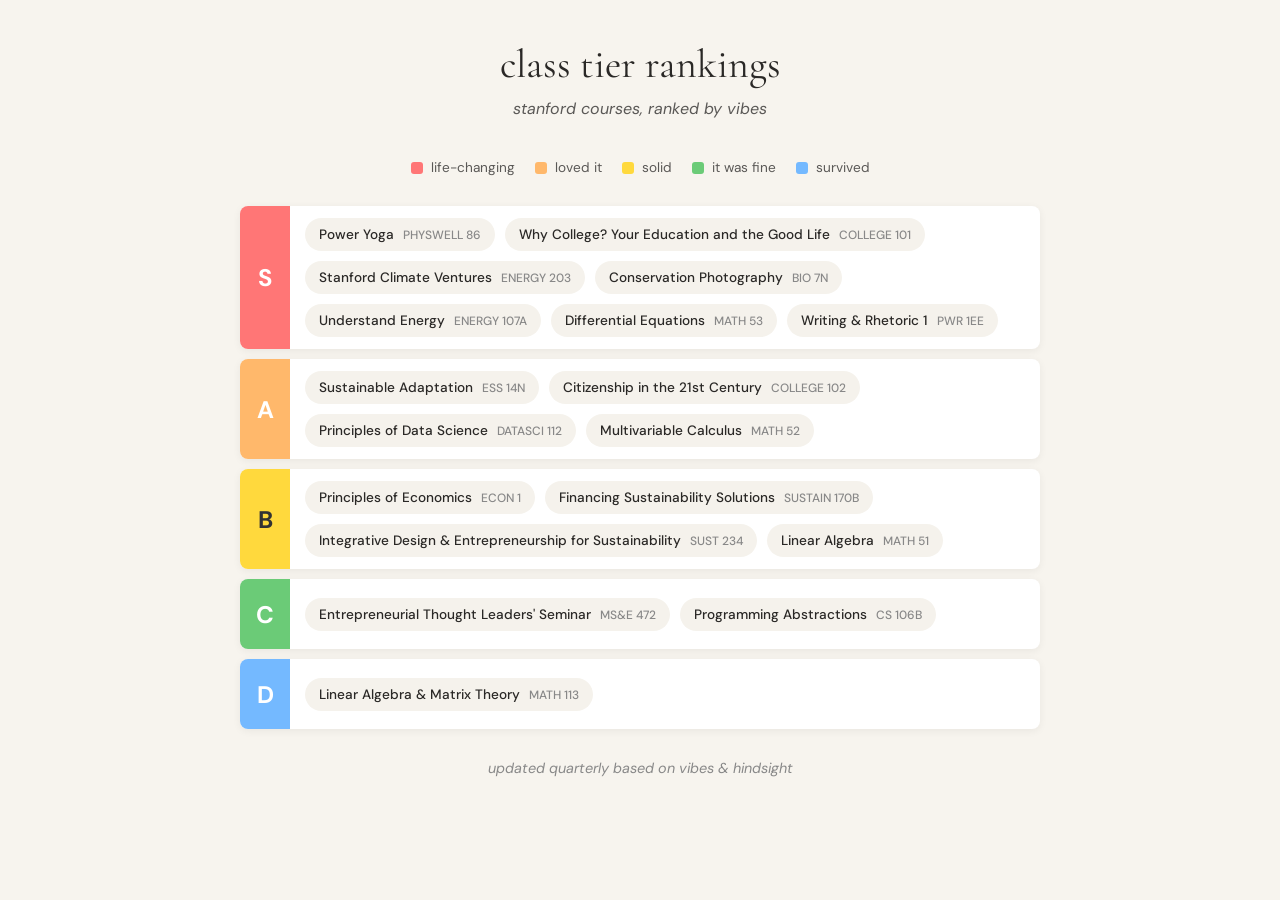
<file: class-rankings.html>
<!DOCTYPE html>
<html lang="en">
<head>
    <meta charset="UTF-8">
    <meta name="viewport" content="width=device-width, initial-scale=1.0">
    <title>Class Tier Rankings</title>
    <link href="https://fonts.googleapis.com/css2?family=DM+Sans:wght@300;400;500&family=Cormorant+Garamond:ital,wght@0,400;0,500;1,400&display=swap" rel="stylesheet">
    <style>
        * { margin: 0; padding: 0; box-sizing: border-box; }

        body {
            font-family: 'DM Sans', sans-serif;
            background: #f7f4ee;
            color: #2a2826;
            padding: 40px 30px;
            min-height: 100vh;
        }

        h1 {
            font-family: 'Cormorant Garamond', serif;
            font-size: 2.5rem;
            font-weight: 400;
            text-align: center;
            margin-bottom: 10px;
        }

        .subtitle {
            text-align: center;
            color: #5a5856;
            font-style: italic;
            margin-bottom: 40px;
        }

        .tier-list {
            max-width: 800px;
            margin: 0 auto;
        }

        .tier-row {
            display: flex;
            margin-bottom: 10px;
            min-height: 70px;
            background: #fff;
            border-radius: 8px;
            overflow: hidden;
            box-shadow: 0 2px 8px rgba(0,0,0,0.06);
        }

        .tier-label {
            width: 50px;
            display: flex;
            align-items: center;
            justify-content: center;
            font-size: 1.5rem;
            font-weight: 700;
            flex-shrink: 0;
        }

        .tier-label.s { background: #ff7676; color: #fff; }
        .tier-label.a { background: #ffb86b; color: #fff; }
        .tier-label.b { background: #ffd93d; color: #333; }
        .tier-label.c { background: #6bcb77; color: #fff; }
        .tier-label.d { background: #74b9ff; color: #fff; }

        .tier-content {
            flex: 1;
            display: flex;
            flex-wrap: wrap;
            gap: 10px;
            padding: 12px 15px;
            align-items: center;
        }

        .class-item {
            background: #f5f2ec;
            padding: 8px 14px;
            border-radius: 20px;
            font-size: 0.85rem;
            font-weight: 500;
            transition: transform 0.2s ease, box-shadow 0.2s ease;
            cursor: default;
        }

        .class-item:hover {
            transform: translateY(-2px);
            box-shadow: 0 3px 10px rgba(0,0,0,0.1);
        }

        .class-item .code {
            color: #888;
            font-size: 0.75rem;
            margin-left: 5px;
        }

        .legend {
            display: flex;
            justify-content: center;
            gap: 20px;
            margin-bottom: 30px;
            flex-wrap: wrap;
        }

        .legend-item {
            display: flex;
            align-items: center;
            gap: 8px;
            font-size: 0.85rem;
            color: #5a5856;
        }

        .legend-dot {
            width: 12px;
            height: 12px;
            border-radius: 3px;
        }

        .legend-dot.s { background: #ff7676; }
        .legend-dot.a { background: #ffb86b; }
        .legend-dot.b { background: #ffd93d; }
        .legend-dot.c { background: #6bcb77; }
        .legend-dot.d { background: #74b9ff; }

        .note {
            text-align: center;
            margin-top: 30px;
            font-style: italic;
            color: #888;
            font-size: 0.9rem;
        }
    </style>
</head>
<body>
    <h1>class tier rankings</h1>
    <p class="subtitle">stanford courses, ranked by vibes</p>

    <div class="legend">
        <div class="legend-item"><span class="legend-dot s"></span> life-changing</div>
        <div class="legend-item"><span class="legend-dot a"></span> loved it</div>
        <div class="legend-item"><span class="legend-dot b"></span> solid</div>
        <div class="legend-item"><span class="legend-dot c"></span> it was fine</div>
        <div class="legend-item"><span class="legend-dot d"></span> survived</div>
    </div>

    <div class="tier-list" id="tier-list"></div>

    <p class="note">updated quarterly based on vibes & hindsight</p>

    <script>
        // Edit your class rankings here!
        const classRankings = {
            S: [
                { name: "Power Yoga", code: "PHYSWELL 86" },
                { name: "Why College? Your Education and the Good Life", code: "COLLEGE 101" },
                { name: "Stanford Climate Ventures", code: "ENERGY 203" },
                { name: "Conservation Photography", code: "BIO 7N" },
                { name: "Understand Energy", code: "ENERGY 107A" },
                { name: "Differential Equations", code: "MATH 53" },
                { name: "Writing & Rhetoric 1", code: "PWR 1EE" },
            ],
            A: [
                { name: "Sustainable Adaptation", code: "ESS 14N" },
                { name: "Citizenship in the 21st Century", code: "COLLEGE 102" },
                { name: "Principles of Data Science", code: "DATASCI 112" },
                { name: "Multivariable Calculus", code: "MATH 52" },
            ],
            B: [
                { name: "Principles of Economics", code: "ECON 1" },
                { name: "Financing Sustainability Solutions", code: "SUSTAIN 170B" },
                { name: "Integrative Design & Entrepreneurship for Sustainability", code: "SUST 234" },
                { name: "Linear Algebra", code: "MATH 51" },
            ],
            C: [
                { name: "Entrepreneurial Thought Leaders' Seminar", code: "MS&E 472" },
                { name: "Programming Abstractions", code: "CS 106B" },
            ],
            D: [
                { name: "Linear Algebra & Matrix Theory", code: "MATH 113" },
            ],
        };

        const tierList = document.getElementById('tier-list');
        const tiers = ['S', 'A', 'B', 'C', 'D'];

        tiers.forEach(tier => {
            const classes = classRankings[tier] || [];

            const row = document.createElement('div');
            row.className = 'tier-row';

            row.innerHTML = `
                <div class="tier-label ${tier.toLowerCase()}">${tier}</div>
                <div class="tier-content">
                    ${classes.length > 0
                        ? classes.map(c => `
                            <div class="class-item">
                                ${c.name}
                                ${c.code ? `<span class="code">${c.code}</span>` : ''}
                            </div>
                        `).join('')
                        : '<span style="color: #ccc; font-style: italic; font-size: 0.8rem;">none yet!</span>'
                    }
                </div>
            `;

            tierList.appendChild(row);
        });
    </script>
</body>
</html>
</file>
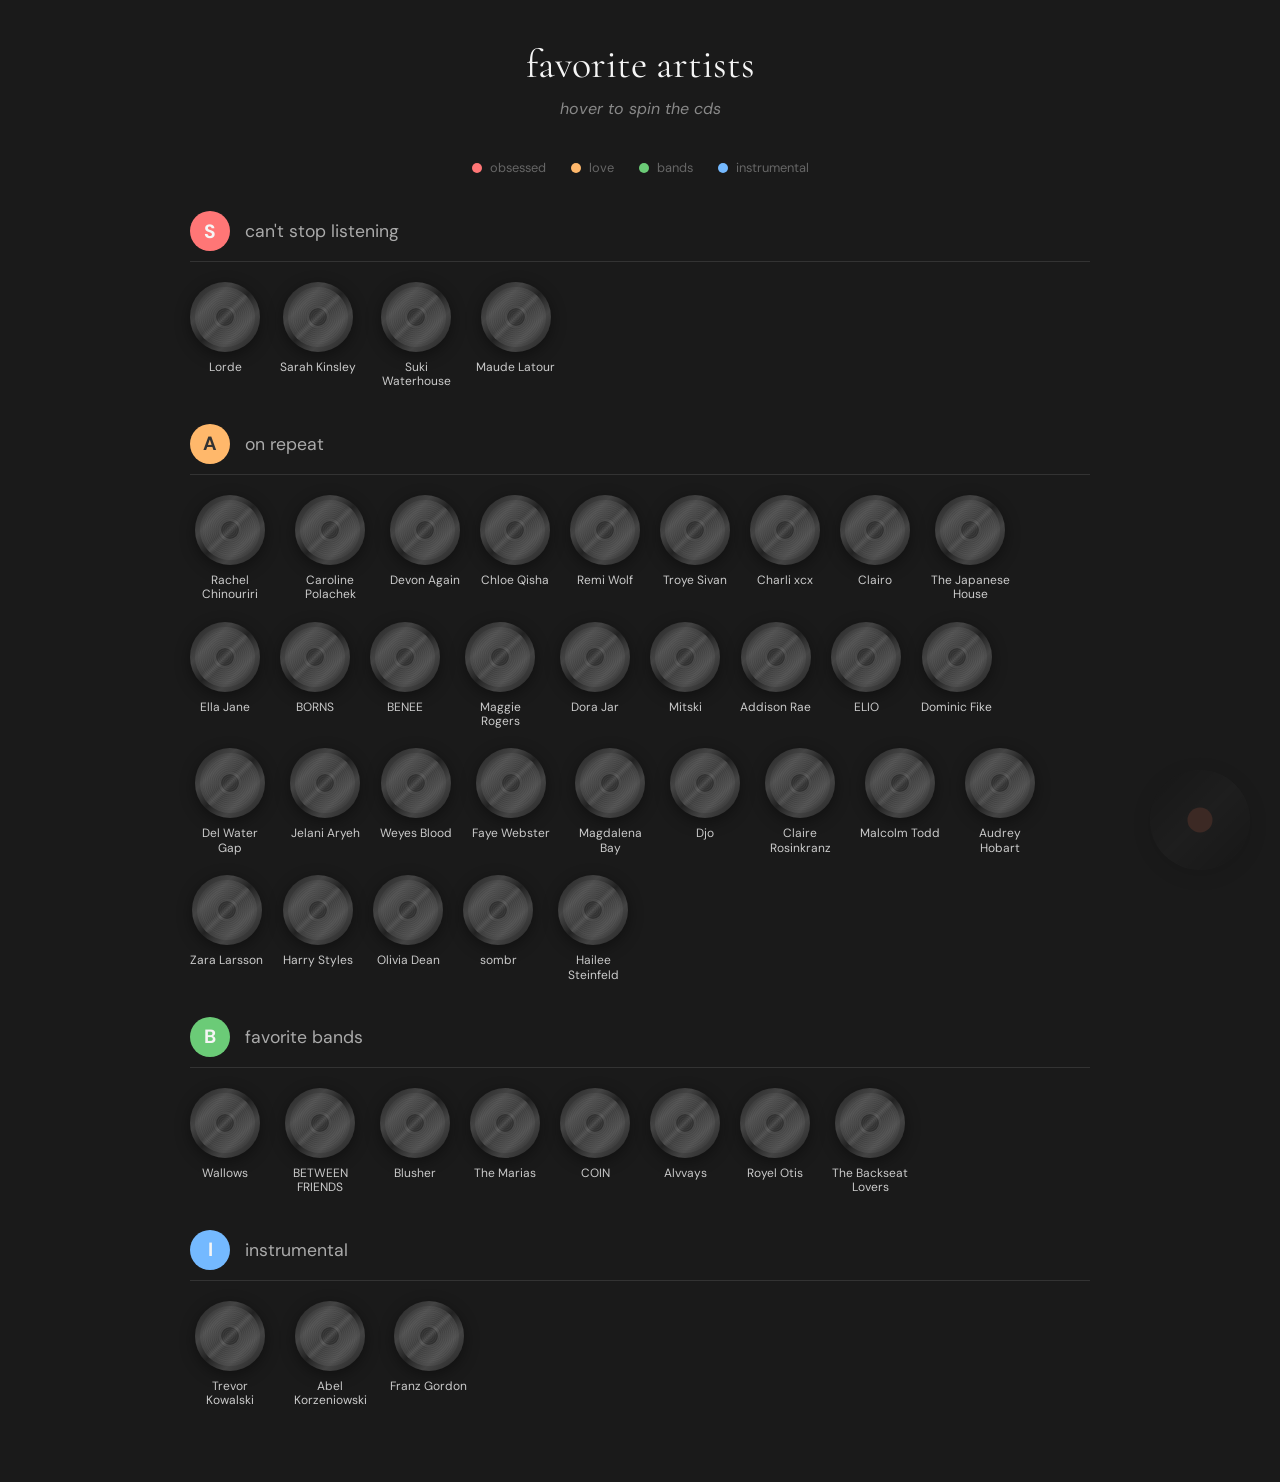
<file: music-rankings.html>
<!DOCTYPE html>
<html lang="en">
<head>
    <meta charset="UTF-8">
    <meta name="viewport" content="width=device-width, initial-scale=1.0">
    <title>Favorite Artists</title>
    <link href="https://fonts.googleapis.com/css2?family=DM+Sans:wght@300;400;500&family=Cormorant+Garamond:ital,wght@0,400;0,500;1,400&display=swap" rel="stylesheet">
    <style>
        * { margin: 0; padding: 0; box-sizing: border-box; }

        body {
            font-family: 'DM Sans', sans-serif;
            background: #1a1a1a;
            color: #f5f5f5;
            padding: 40px 30px;
            min-height: 100vh;
        }

        h1 {
            font-family: 'Cormorant Garamond', serif;
            font-size: 2.5rem;
            font-weight: 400;
            text-align: center;
            margin-bottom: 10px;
        }

        .subtitle {
            text-align: center;
            color: #888;
            font-style: italic;
            margin-bottom: 40px;
        }

        .tier-list {
            max-width: 900px;
            margin: 0 auto;
        }

        .tier-section {
            margin-bottom: 35px;
        }

        .tier-header {
            display: flex;
            align-items: center;
            gap: 15px;
            margin-bottom: 20px;
            padding-bottom: 10px;
            border-bottom: 1px solid #333;
        }

        .tier-badge {
            width: 40px;
            height: 40px;
            border-radius: 50%;
            display: flex;
            align-items: center;
            justify-content: center;
            font-weight: 700;
            font-size: 1.2rem;
        }

        .tier-badge.s { background: #ff7676; }
        .tier-badge.a { background: #ffb86b; color: #333; }
        .tier-badge.b { background: #6bcb77; }
        .tier-badge.c { background: #74b9ff; }

        .tier-title {
            font-size: 1.1rem;
            font-weight: 400;
            color: #aaa;
        }

        .artists-grid {
            display: flex;
            flex-wrap: wrap;
            gap: 20px;
            justify-content: flex-start;
        }

        .artist-item {
            display: flex;
            flex-direction: column;
            align-items: center;
            gap: 8px;
            cursor: pointer;
            transition: transform 0.3s ease;
        }

        .artist-item:hover {
            transform: translateY(-5px);
        }

        .artist-item:hover .cd-disc {
            animation-play-state: running;
        }

        .cd-case {
            width: 70px;
            height: 70px;
            position: relative;
        }

        .cd-disc {
            width: 70px;
            height: 70px;
            border-radius: 50%;
            background: linear-gradient(135deg, #222 0%, #444 30%, #222 50%, #444 70%, #222 100%);
            position: relative;
            box-shadow: 0 4px 15px rgba(0,0,0,0.4);
            animation: spin 4s linear infinite;
            animation-play-state: paused;
        }

        .cd-disc::before {
            content: '';
            position: absolute;
            top: 50%;
            left: 50%;
            transform: translate(-50%, -50%);
            width: 18px;
            height: 18px;
            border-radius: 50%;
            background: #1a1a1a;
            border: 2px solid #333;
        }

        .cd-disc::after {
            content: '';
            position: absolute;
            top: 8px;
            left: 8px;
            right: 8px;
            bottom: 8px;
            border-radius: 50%;
            background: repeating-radial-gradient(
                circle at center,
                transparent 0px,
                rgba(255,255,255,0.05) 1px,
                transparent 2px
            );
        }

        .cd-shine {
            position: absolute;
            top: 5px;
            left: 5px;
            right: 5px;
            bottom: 5px;
            border-radius: 50%;
            background: linear-gradient(
                135deg,
                transparent 0%,
                rgba(255,255,255,0.1) 45%,
                rgba(255,255,255,0.2) 50%,
                rgba(255,255,255,0.1) 55%,
                transparent 100%
            );
        }

        @keyframes spin {
            from { transform: rotate(0deg); }
            to { transform: rotate(360deg); }
        }

        .artist-name {
            font-size: 0.75rem;
            text-align: center;
            max-width: 80px;
            color: #ccc;
            line-height: 1.2;
        }

        .artist-item:hover .artist-name {
            color: #fff;
        }

        /* Vinyl decoration */
        .vinyl-decor {
            position: fixed;
            bottom: 30px;
            right: 30px;
            width: 100px;
            height: 100px;
            border-radius: 50%;
            background: linear-gradient(135deg, #111 0%, #333 50%, #111 100%);
            box-shadow: 0 4px 20px rgba(0,0,0,0.5);
            opacity: 0.2;
            animation: spin 20s linear infinite;
        }

        .vinyl-decor::before {
            content: '';
            position: absolute;
            top: 50%;
            left: 50%;
            transform: translate(-50%, -50%);
            width: 25px;
            height: 25px;
            border-radius: 50%;
            background: #c86850;
        }

        .legend {
            display: flex;
            justify-content: center;
            gap: 25px;
            margin-bottom: 35px;
            flex-wrap: wrap;
        }

        .legend-item {
            display: flex;
            align-items: center;
            gap: 8px;
            font-size: 0.8rem;
            color: #666;
        }

        .legend-dot {
            width: 10px;
            height: 10px;
            border-radius: 50%;
        }

        .legend-dot.s { background: #ff7676; }
        .legend-dot.a { background: #ffb86b; }
        .legend-dot.b { background: #6bcb77; }
        .legend-dot.c { background: #74b9ff; }

        @media (max-width: 600px) {
            .artists-grid {
                justify-content: center;
            }
        }
    </style>
</head>
<body>
    <h1>favorite artists</h1>
    <p class="subtitle">hover to spin the cds</p>

    <div class="legend">
        <div class="legend-item"><span class="legend-dot s"></span> obsessed</div>
        <div class="legend-item"><span class="legend-dot a"></span> love</div>
        <div class="legend-item"><span class="legend-dot b"></span> bands</div>
        <div class="legend-item"><span class="legend-dot c"></span> instrumental</div>
    </div>

    <div class="tier-list">
        <!-- Tier 1 - Obsessed -->
        <div class="tier-section">
            <div class="tier-header">
                <div class="tier-badge s">S</div>
                <span class="tier-title">can't stop listening</span>
            </div>
            <div class="artists-grid" id="tier-s"></div>
        </div>

        <!-- Tier 2 - Love -->
        <div class="tier-section">
            <div class="tier-header">
                <div class="tier-badge a">A</div>
                <span class="tier-title">on repeat</span>
            </div>
            <div class="artists-grid" id="tier-a"></div>
        </div>

        <!-- Bands -->
        <div class="tier-section">
            <div class="tier-header">
                <div class="tier-badge b">B</div>
                <span class="tier-title">favorite bands</span>
            </div>
            <div class="artists-grid" id="tier-b"></div>
        </div>

        <!-- Instrumental -->
        <div class="tier-section">
            <div class="tier-header">
                <div class="tier-badge c">I</div>
                <span class="tier-title">instrumental</span>
            </div>
            <div class="artists-grid" id="tier-c"></div>
        </div>
    </div>

    <div class="vinyl-decor"></div>

    <script>
        const artistData = {
            s: [
                "Lorde", "Sarah Kinsley", "Suki Waterhouse", "Maude Latour"
            ],
            a: [
                "Rachel Chinouriri", "Caroline Polachek", "Devon Again", "Chloe Qisha",
                "Remi Wolf", "Troye Sivan", "Charli xcx", "Clairo", "The Japanese House",
                "Ella Jane", "BORNS", "BENEE", "Maggie Rogers", "Dora Jar", "Mitski",
                "Addison Rae", "ELIO", "Dominic Fike", "Del Water Gap", "Jelani Aryeh",
                "Weyes Blood", "Faye Webster", "Magdalena Bay", "Djo", "Claire Rosinkranz",
                "Malcolm Todd", "Audrey Hobart", "Zara Larsson", "Harry Styles",
                "Olivia Dean", "sombr", "Hailee Steinfeld"
            ],
            b: [
                "Wallows", "BETWEEN FRIENDS", "Blusher", "The Marias", "COIN",
                "Alvvays", "Royel Otis", "The Backseat Lovers"
            ],
            c: [
                "Trevor Kowalski", "Abel Korzeniowski", "Franz Gordon"
            ]
        };

        function createArtistElement(name) {
            return `
                <div class="artist-item">
                    <div class="cd-case">
                        <div class="cd-disc">
                            <div class="cd-shine"></div>
                        </div>
                    </div>
                    <div class="artist-name">${name}</div>
                </div>
            `;
        }

        document.getElementById('tier-s').innerHTML = artistData.s.map(createArtistElement).join('');
        document.getElementById('tier-a').innerHTML = artistData.a.map(createArtistElement).join('');
        document.getElementById('tier-b').innerHTML = artistData.b.map(createArtistElement).join('');
        document.getElementById('tier-c').innerHTML = artistData.c.map(createArtistElement).join('');
    </script>
</body>
</html>
</file>
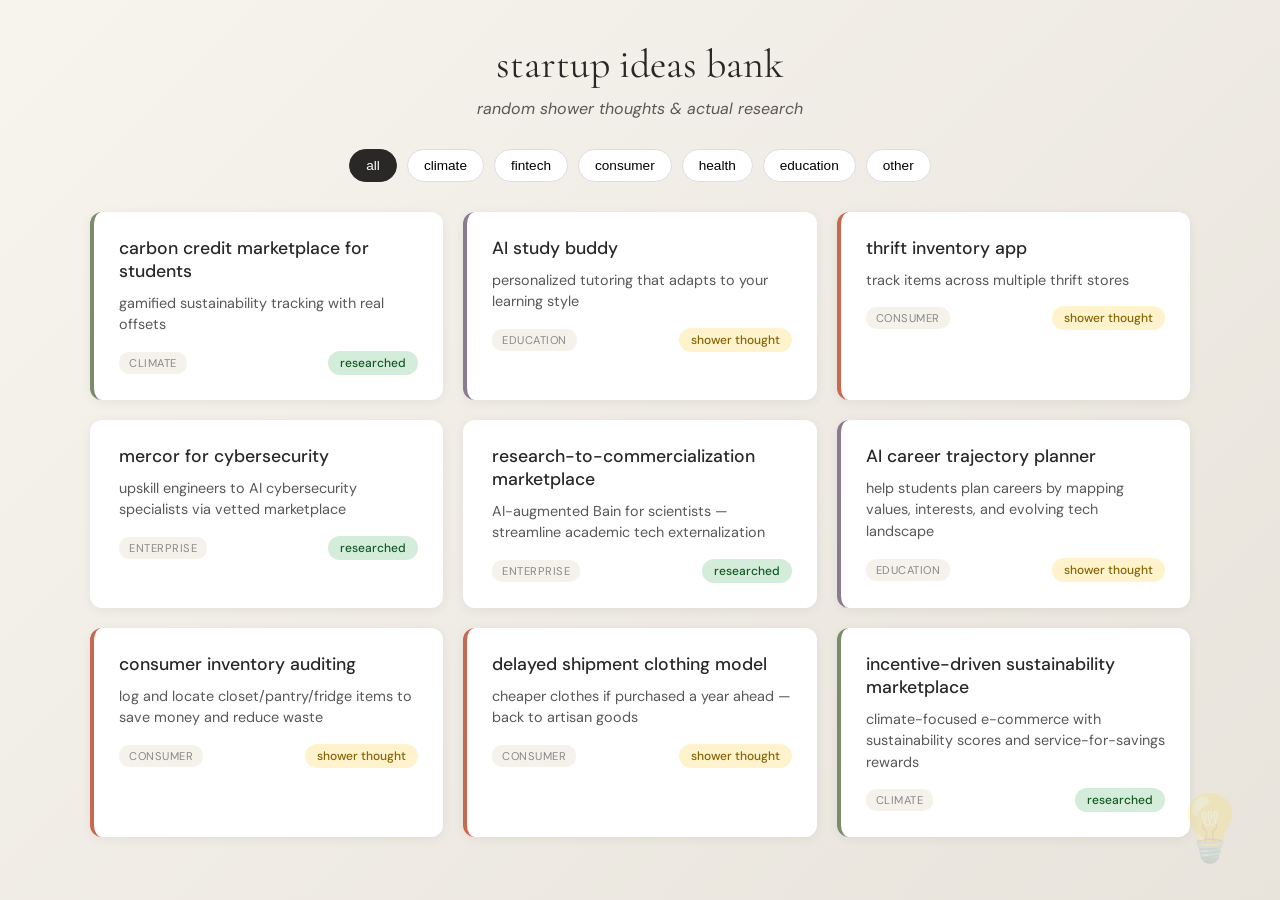
<file: startup-ideas.html>
<!DOCTYPE html>
<html lang="en">
<head>
    <meta charset="UTF-8">
    <meta name="viewport" content="width=device-width, initial-scale=1.0">
    <title>Startup Ideas Bank</title>
    <link href="https://fonts.googleapis.com/css2?family=DM+Sans:wght@300;400;500&family=Cormorant+Garamond:ital,wght@0,400;0,500;1,400&display=swap" rel="stylesheet">
    <style>
        * { margin: 0; padding: 0; box-sizing: border-box; }

        body {
            font-family: 'DM Sans', sans-serif;
            background: linear-gradient(135deg, #f7f4ee 0%, #e8e4dc 100%);
            color: #2a2826;
            padding: 40px 30px;
            min-height: 100vh;
        }

        h1 {
            font-family: 'Cormorant Garamond', serif;
            font-size: 2.5rem;
            font-weight: 400;
            text-align: center;
            margin-bottom: 10px;
        }

        .subtitle {
            text-align: center;
            color: #5a5856;
            font-style: italic;
            margin-bottom: 30px;
        }

        .filters {
            display: flex;
            justify-content: center;
            gap: 10px;
            flex-wrap: wrap;
            margin-bottom: 30px;
        }

        .filter-btn {
            padding: 8px 16px;
            border: 1px solid #ddd;
            background: #fff;
            border-radius: 20px;
            cursor: pointer;
            font-size: 0.85rem;
            transition: all 0.2s ease;
        }

        .filter-btn:hover, .filter-btn.active {
            background: #2a2826;
            color: #fff;
            border-color: #2a2826;
        }

        .ideas-grid {
            display: grid;
            grid-template-columns: repeat(auto-fill, minmax(300px, 1fr));
            gap: 20px;
            max-width: 1100px;
            margin: 0 auto;
        }

        .idea-card {
            background: #fff;
            border-radius: 12px;
            padding: 25px;
            box-shadow: 0 2px 12px rgba(0,0,0,0.06);
            transition: transform 0.2s ease, box-shadow 0.2s ease;
            position: relative;
            border-left: 4px solid transparent;
        }

        .idea-card:hover {
            transform: translateY(-3px);
            box-shadow: 0 8px 25px rgba(0,0,0,0.1);
        }

        .idea-card.climate { border-left-color: #7a8c6a; }
        .idea-card.fintech { border-left-color: #6a8494; }
        .idea-card.consumer { border-left-color: #c86850; }
        .idea-card.health { border-left-color: #c8a098; }
        .idea-card.education { border-left-color: #8a7a90; }
        .idea-card.other { border-left-color: #888; }

        .idea-title {
            font-size: 1.1rem;
            font-weight: 500;
            margin-bottom: 10px;
            line-height: 1.3;
        }

        .idea-oneliner {
            font-size: 0.9rem;
            color: #5a5856;
            line-height: 1.5;
            margin-bottom: 15px;
        }

        .idea-meta {
            display: flex;
            justify-content: space-between;
            align-items: center;
        }

        .idea-category {
            font-size: 0.7rem;
            text-transform: uppercase;
            letter-spacing: 0.5px;
            color: #888;
            background: #f5f2ec;
            padding: 4px 10px;
            border-radius: 10px;
        }

        .idea-status {
            font-size: 0.75rem;
            padding: 4px 12px;
            border-radius: 12px;
            font-weight: 500;
        }

        .idea-status.shower-thought {
            background: #fff3cd;
            color: #856404;
        }

        .idea-status.researched {
            background: #d4edda;
            color: #155724;
        }

        .idea-status.building {
            background: #cce5ff;
            color: #004085;
        }

        /* Lightbulb decoration */
        .lightbulb {
            position: fixed;
            bottom: 30px;
            right: 30px;
            font-size: 4rem;
            opacity: 0.15;
        }

        .empty-state {
            text-align: center;
            padding: 60px 20px;
            color: #888;
        }

        .empty-state p {
            font-style: italic;
        }
    </style>
</head>
<body>
    <h1>startup ideas bank</h1>
    <p class="subtitle">random shower thoughts & actual research</p>

    <div class="filters">
        <button class="filter-btn active" data-filter="all">all</button>
        <button class="filter-btn" data-filter="climate">climate</button>
        <button class="filter-btn" data-filter="fintech">fintech</button>
        <button class="filter-btn" data-filter="consumer">consumer</button>
        <button class="filter-btn" data-filter="health">health</button>
        <button class="filter-btn" data-filter="education">education</button>
        <button class="filter-btn" data-filter="other">other</button>
    </div>

    <div class="ideas-grid" id="ideas-grid"></div>

    <div class="lightbulb">💡</div>

    <script src="data.js"></script>
    <script>
        const grid = document.getElementById('ideas-grid');
        let activeFilter = 'all';

        function renderIdeas() {
            grid.innerHTML = '';

            const filtered = startupIdeasData.ideas.filter(idea =>
                activeFilter === 'all' || idea.category === activeFilter
            );

            if (filtered.length === 0) {
                grid.innerHTML = '<div class="empty-state"><p>No ideas in this category yet...</p></div>';
                return;
            }

            filtered.forEach(idea => {
                const el = document.createElement('div');
                el.className = `idea-card ${idea.category}`;
                el.innerHTML = `
                    <div class="idea-title">${idea.title}</div>
                    <div class="idea-oneliner">${idea.oneLiner}</div>
                    <div class="idea-meta">
                        <span class="idea-category">${idea.category}</span>
                        <span class="idea-status ${idea.status.replace(' ', '-')}">${idea.status}</span>
                    </div>
                `;
                grid.appendChild(el);
            });
        }

        document.querySelectorAll('.filter-btn').forEach(btn => {
            btn.addEventListener('click', () => {
                document.querySelectorAll('.filter-btn').forEach(b => b.classList.remove('active'));
                btn.classList.add('active');
                activeFilter = btn.dataset.filter;
                renderIdeas();
            });
        });

        renderIdeas();
    </script>
</body>
</html>
</file>
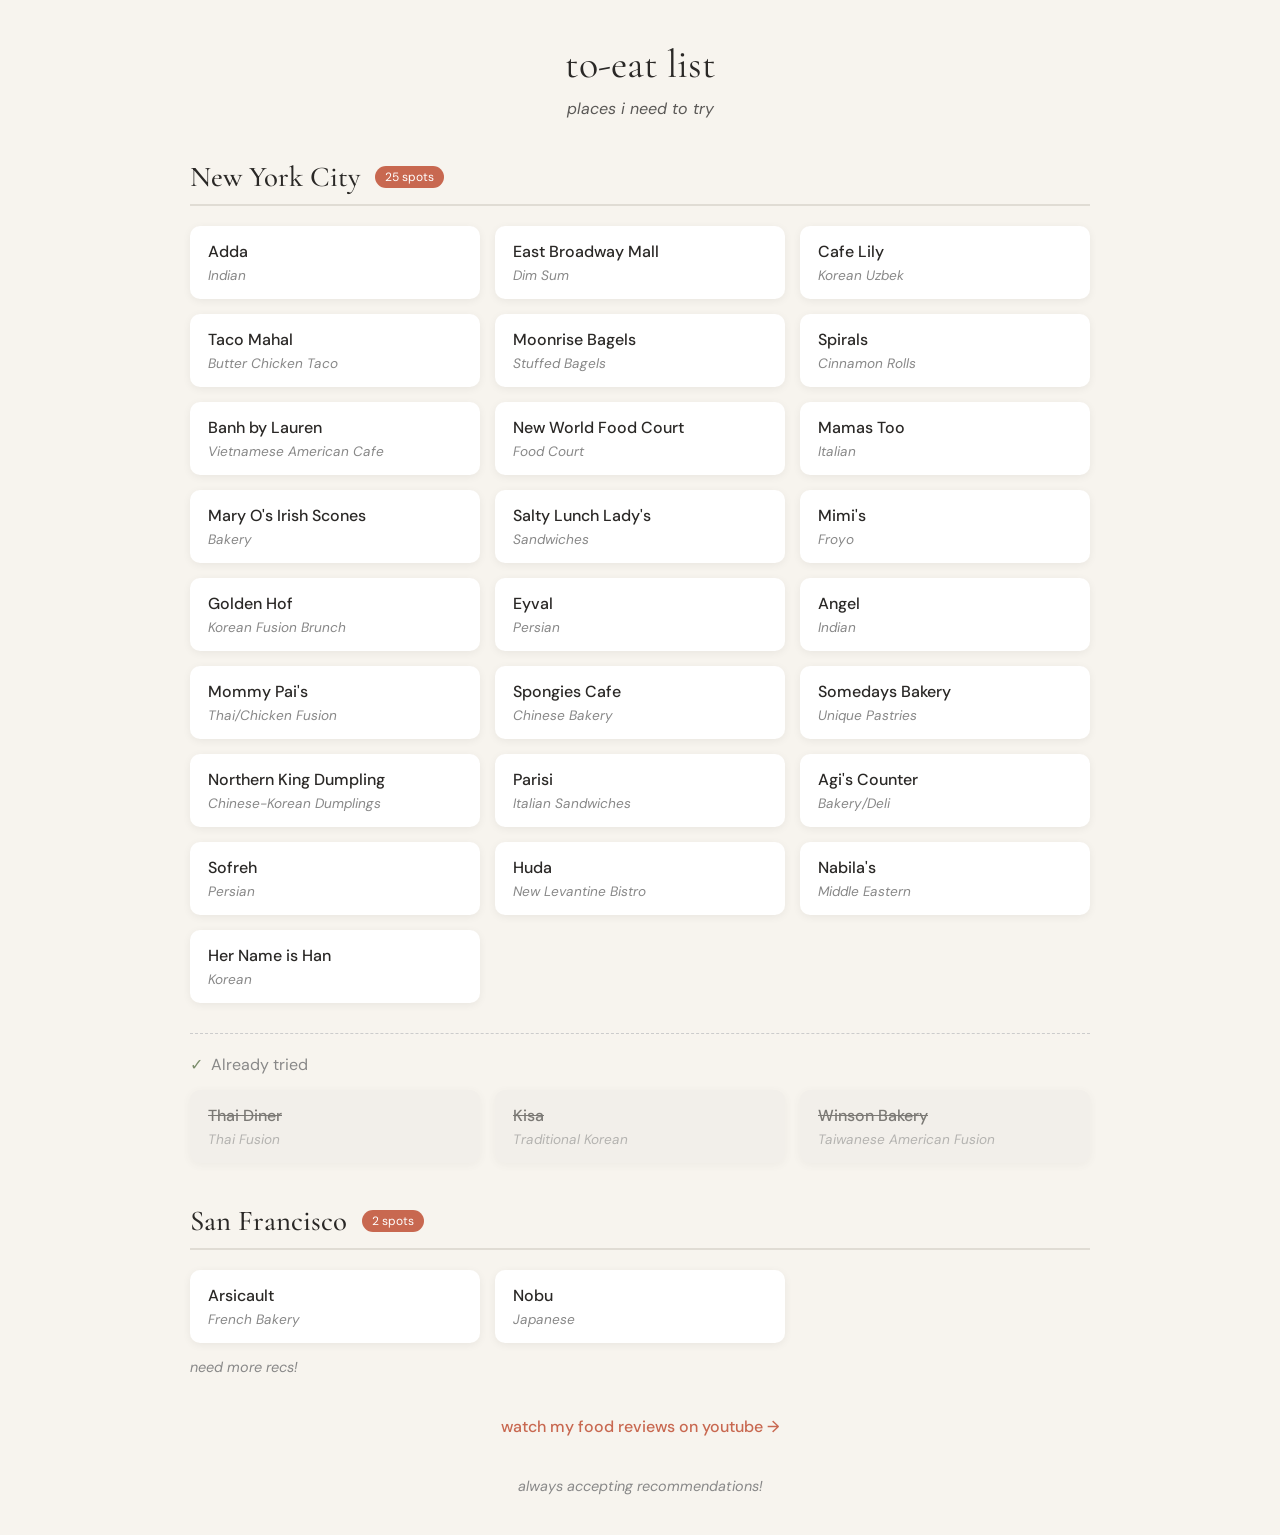
<file: to-eat.html>
<!DOCTYPE html>
<html lang="en">
<head>
    <meta charset="UTF-8">
    <meta name="viewport" content="width=device-width, initial-scale=1.0">
    <title>To-Eat List</title>
    <link href="https://fonts.googleapis.com/css2?family=DM+Sans:wght@300;400;500&family=Cormorant+Garamond:ital,wght@0,400;0,500;1,400&display=swap" rel="stylesheet">
    <style>
        * { margin: 0; padding: 0; box-sizing: border-box; }

        body {
            font-family: 'DM Sans', sans-serif;
            background: #f7f4ee;
            color: #2a2826;
            padding: 40px 30px;
            min-height: 100vh;
        }

        h1 {
            font-family: 'Cormorant Garamond', serif;
            font-size: 2.5rem;
            font-weight: 400;
            text-align: center;
            margin-bottom: 10px;
        }

        .subtitle {
            text-align: center;
            color: #5a5856;
            font-style: italic;
            margin-bottom: 40px;
        }

        .container {
            max-width: 900px;
            margin: 0 auto;
        }

        .city-section {
            margin-bottom: 40px;
        }

        .city-header {
            display: flex;
            align-items: center;
            gap: 15px;
            margin-bottom: 20px;
            padding-bottom: 10px;
            border-bottom: 2px solid #e0dcd4;
        }

        .city-name {
            font-family: 'Cormorant Garamond', serif;
            font-size: 1.8rem;
            font-weight: 500;
        }

        .city-count {
            background: #c86850;
            color: white;
            font-size: 0.75rem;
            padding: 3px 10px;
            border-radius: 12px;
        }

        .restaurant-grid {
            display: grid;
            grid-template-columns: repeat(auto-fill, minmax(250px, 1fr));
            gap: 15px;
        }

        .restaurant-card {
            background: white;
            padding: 15px 18px;
            border-radius: 10px;
            box-shadow: 0 2px 8px rgba(0,0,0,0.06);
            transition: transform 0.2s ease, box-shadow 0.2s ease;
            text-decoration: none;
            color: inherit;
            display: block;
        }

        .restaurant-card:hover {
            transform: translateY(-3px);
            box-shadow: 0 4px 15px rgba(0,0,0,0.1);
        }

        .restaurant-card.completed {
            opacity: 0.6;
            background: #f0ede8;
        }

        .restaurant-card.completed .restaurant-name {
            text-decoration: line-through;
        }

        .restaurant-name {
            font-weight: 500;
            font-size: 1rem;
            margin-bottom: 5px;
        }

        .restaurant-cuisine {
            color: #888;
            font-size: 0.85rem;
            font-style: italic;
        }

        .completed-section {
            margin-top: 30px;
            padding-top: 20px;
            border-top: 1px dashed #ccc;
        }

        .completed-header {
            font-size: 1rem;
            color: #888;
            margin-bottom: 15px;
            display: flex;
            align-items: center;
            gap: 8px;
        }

        .completed-header::before {
            content: "✓";
            color: #7a8c6a;
        }

        .note {
            text-align: center;
            margin-top: 40px;
            font-style: italic;
            color: #888;
            font-size: 0.9rem;
        }

        .youtube-link {
            display: block;
            text-align: center;
            margin-top: 30px;
            color: #c86850;
            text-decoration: none;
            font-weight: 500;
        }

        .youtube-link:hover {
            text-decoration: underline;
        }
    </style>
</head>
<body>
    <h1>to-eat list</h1>
    <p class="subtitle">places i need to try</p>

    <div class="container">
        <!-- NYC -->
        <div class="city-section">
            <div class="city-header">
                <h2 class="city-name">New York City</h2>
                <span class="city-count">25 spots</span>
            </div>
            <div class="restaurant-grid">
                <a href="https://www.addanyc.com/" target="_blank" class="restaurant-card">
                    <div class="restaurant-name">Adda</div>
                    <div class="restaurant-cuisine">Indian</div>
                </a>
                <a href="https://www.yelp.com/biz/east-broadway-mall-new-york" target="_blank" class="restaurant-card">
                    <div class="restaurant-name">East Broadway Mall</div>
                    <div class="restaurant-cuisine">Dim Sum</div>
                </a>
                <a href="https://www.cafelilynyc.com/" target="_blank" class="restaurant-card">
                    <div class="restaurant-name">Cafe Lily</div>
                    <div class="restaurant-cuisine">Korean Uzbek</div>
                </a>
                <a href="https://www.tacomahalnyc.com/" target="_blank" class="restaurant-card">
                    <div class="restaurant-name">Taco Mahal</div>
                    <div class="restaurant-cuisine">Butter Chicken Taco</div>
                </a>
                <a href="https://www.instagram.com/moonrisebagels/" target="_blank" class="restaurant-card">
                    <div class="restaurant-name">Moonrise Bagels</div>
                    <div class="restaurant-cuisine">Stuffed Bagels</div>
                </a>
                <a href="https://www.spiralsnyc.com/" target="_blank" class="restaurant-card">
                    <div class="restaurant-name">Spirals</div>
                    <div class="restaurant-cuisine">Cinnamon Rolls</div>
                </a>
                <a href="https://www.instagram.com/banhbylauren/" target="_blank" class="restaurant-card">
                    <div class="restaurant-name">Banh by Lauren</div>
                    <div class="restaurant-cuisine">Vietnamese American Cafe</div>
                </a>
                <a href="https://www.yelp.com/biz/new-world-mall-flushing" target="_blank" class="restaurant-card">
                    <div class="restaurant-name">New World Food Court</div>
                    <div class="restaurant-cuisine">Food Court</div>
                </a>
                <a href="https://www.mamastoo.com/" target="_blank" class="restaurant-card">
                    <div class="restaurant-name">Mamas Too</div>
                    <div class="restaurant-cuisine">Italian</div>
                </a>
                <a href="https://www.instagram.com/maryosirishscones/" target="_blank" class="restaurant-card">
                    <div class="restaurant-name">Mary O's Irish Scones</div>
                    <div class="restaurant-cuisine">Bakery</div>
                </a>
                <a href="https://www.instagram.com/saltylunchlady/" target="_blank" class="restaurant-card">
                    <div class="restaurant-name">Salty Lunch Lady's</div>
                    <div class="restaurant-cuisine">Sandwiches</div>
                </a>
                <a href="https://www.mimisfroyo.com/" target="_blank" class="restaurant-card">
                    <div class="restaurant-name">Mimi's</div>
                    <div class="restaurant-cuisine">Froyo</div>
                </a>
                <a href="https://www.goldenhofnyc.com/" target="_blank" class="restaurant-card">
                    <div class="restaurant-name">Golden Hof</div>
                    <div class="restaurant-cuisine">Korean Fusion Brunch</div>
                </a>
                <a href="https://www.eyvalnyc.com/" target="_blank" class="restaurant-card">
                    <div class="restaurant-name">Eyval</div>
                    <div class="restaurant-cuisine">Persian</div>
                </a>
                <a href="https://www.angelindiannyc.com/" target="_blank" class="restaurant-card">
                    <div class="restaurant-name">Angel</div>
                    <div class="restaurant-cuisine">Indian</div>
                </a>
                <a href="https://www.instagram.com/mommypais/" target="_blank" class="restaurant-card">
                    <div class="restaurant-name">Mommy Pai's</div>
                    <div class="restaurant-cuisine">Thai/Chicken Fusion</div>
                </a>
                <a href="https://www.instagram.com/spongiescafe/" target="_blank" class="restaurant-card">
                    <div class="restaurant-name">Spongies Cafe</div>
                    <div class="restaurant-cuisine">Chinese Bakery</div>
                </a>
                <a href="https://www.instagram.com/somedaysbakery/" target="_blank" class="restaurant-card">
                    <div class="restaurant-name">Somedays Bakery</div>
                    <div class="restaurant-cuisine">Unique Pastries</div>
                </a>
                <a href="https://www.yelp.com/biz/northern-king-dumpling-new-york" target="_blank" class="restaurant-card">
                    <div class="restaurant-name">Northern King Dumpling</div>
                    <div class="restaurant-cuisine">Chinese-Korean Dumplings</div>
                </a>
                <a href="https://www.parisibakery.com/" target="_blank" class="restaurant-card">
                    <div class="restaurant-name">Parisi</div>
                    <div class="restaurant-cuisine">Italian Sandwiches</div>
                </a>
                <a href="https://www.agiscounter.com/" target="_blank" class="restaurant-card">
                    <div class="restaurant-name">Agi's Counter</div>
                    <div class="restaurant-cuisine">Bakery/Deli</div>
                </a>
                <a href="https://www.sofrehnyc.com/" target="_blank" class="restaurant-card">
                    <div class="restaurant-name">Sofreh</div>
                    <div class="restaurant-cuisine">Persian</div>
                </a>
                <a href="https://www.hudabistro.com/" target="_blank" class="restaurant-card">
                    <div class="restaurant-name">Huda</div>
                    <div class="restaurant-cuisine">New Levantine Bistro</div>
                </a>
                <a href="https://www.nabilasnyc.com/" target="_blank" class="restaurant-card">
                    <div class="restaurant-name">Nabila's</div>
                    <div class="restaurant-cuisine">Middle Eastern</div>
                </a>
                <a href="https://www.hernameishannyc.com/" target="_blank" class="restaurant-card">
                    <div class="restaurant-name">Her Name is Han</div>
                    <div class="restaurant-cuisine">Korean</div>
                </a>
            </div>

            <div class="completed-section">
                <div class="completed-header">Already tried</div>
                <div class="restaurant-grid">
                    <a href="https://www.thaidiner.com/" target="_blank" class="restaurant-card completed">
                        <div class="restaurant-name">Thai Diner</div>
                        <div class="restaurant-cuisine">Thai Fusion</div>
                    </a>
                    <a href="https://www.kisanyc.com/" target="_blank" class="restaurant-card completed">
                        <div class="restaurant-name">Kisa</div>
                        <div class="restaurant-cuisine">Traditional Korean</div>
                    </a>
                    <a href="https://www.instagram.com/winsonbakery/" target="_blank" class="restaurant-card completed">
                        <div class="restaurant-name">Winson Bakery</div>
                        <div class="restaurant-cuisine">Taiwanese American Fusion</div>
                    </a>
                </div>
            </div>
        </div>

        <!-- SF -->
        <div class="city-section">
            <div class="city-header">
                <h2 class="city-name">San Francisco</h2>
                <span class="city-count">2 spots</span>
            </div>
            <div class="restaurant-grid">
                <a href="https://www.arsicaultbakery.com/" target="_blank" class="restaurant-card">
                    <div class="restaurant-name">Arsicault</div>
                    <div class="restaurant-cuisine">French Bakery</div>
                </a>
                <a href="https://www.noburestaurants.com/palo-alto/" target="_blank" class="restaurant-card">
                    <div class="restaurant-name">Nobu</div>
                    <div class="restaurant-cuisine">Japanese</div>
                </a>
            </div>
            <p class="note" style="margin-top: 15px; text-align: left;">need more recs!</p>
        </div>

        <a href="https://www.youtube.com/@carolikestoeat/shorts" target="_blank" class="youtube-link">watch my food reviews on youtube →</a>
    </div>

    <p class="note">always accepting recommendations!</p>
</body>
</html>
</file>
